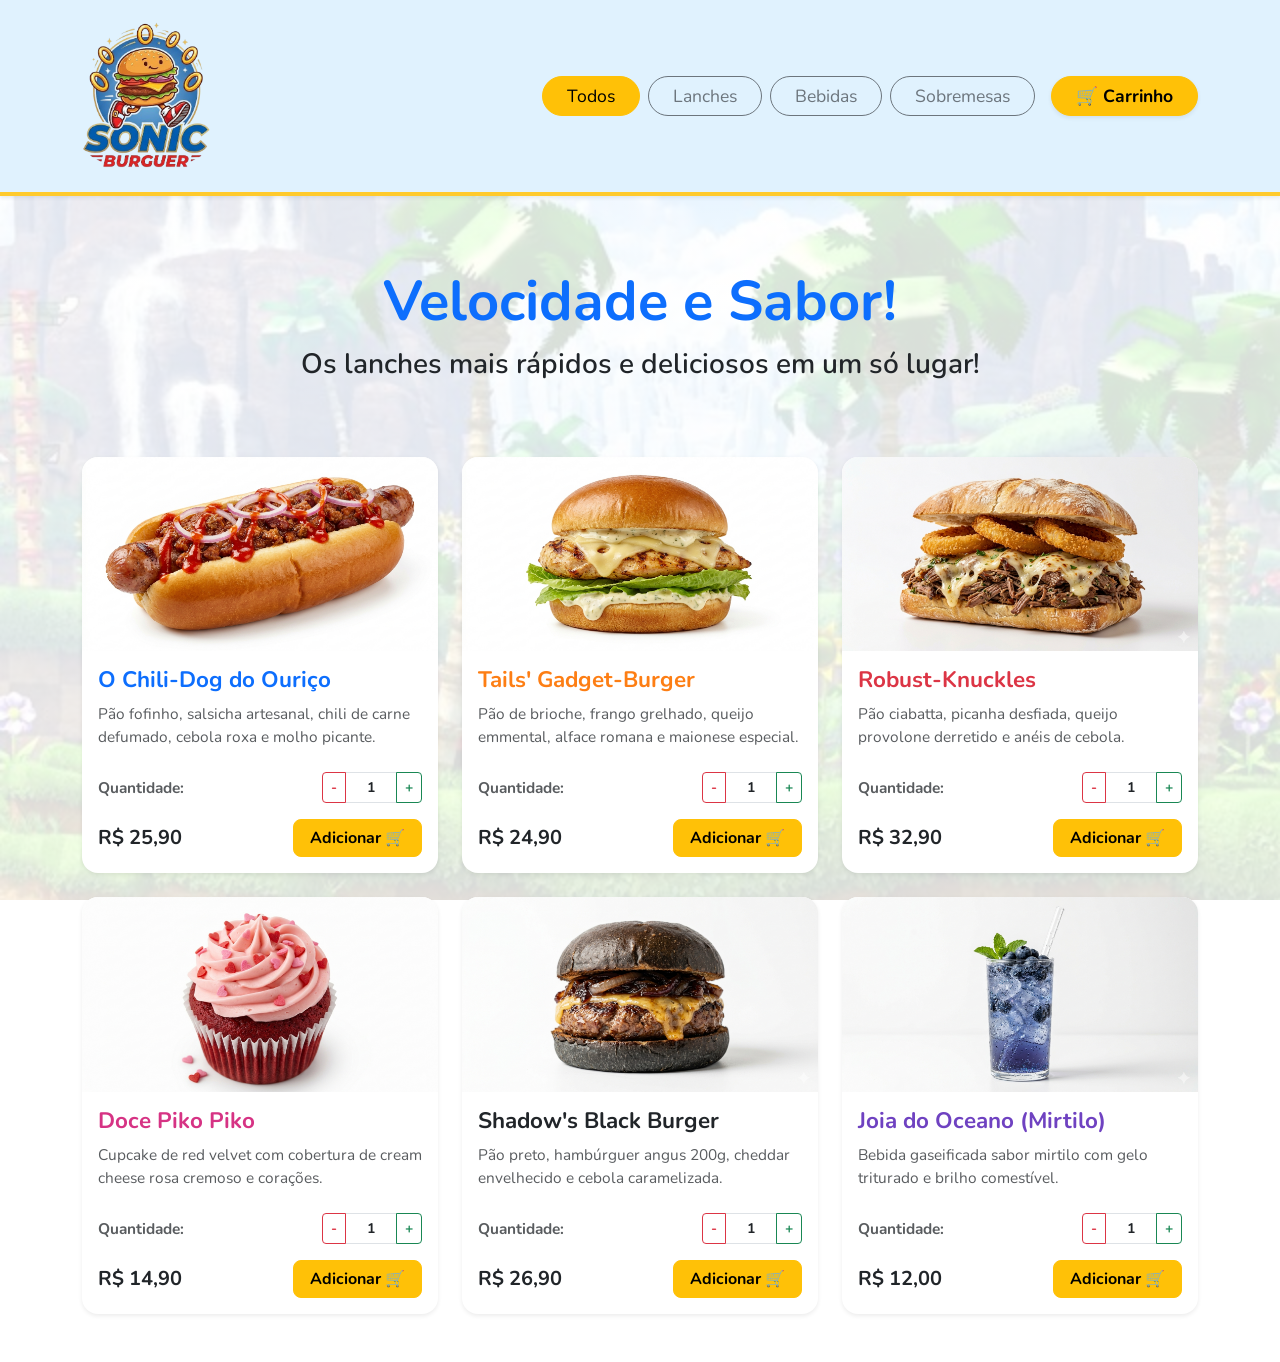
<file: Lanchonete/index.html>
<!doctype html>
<html lang="pt-br">
  <head>
    <meta charset="UTF-8" />
    <meta name="viewport" content="width=device-width, initial-scale=1.0" />
    <link href="https://cdn.jsdelivr.net/npm/bootstrap@5.3.2/dist/css/bootstrap.min.css" rel="stylesheet" />

    <link href="https://fonts.googleapis.com/css2?family=Nunito:wght@400;700;900&display=swap" rel="stylesheet" />

    <link rel="stylesheet" href="style.css" />
    <link rel="icon" type="image/png" href="assets/logo.png" />
    <title>Cardápio do Sonic</title>
  </head>
  <body>
    <nav class="navbar navbar-expand-lg navbar-sonic shadow-sm py-3 mb-4">
      <div class="container d-flex justify-content-between align-items-center">
        <a class="navbar-brand" href="index.html">
          <img src="assets/logo.png" alt="Logo Sonic Burguer" height="150" />
        </a>

        <div class="d-flex align-items-center gap-3">
          <div class="d-none d-md-flex gap-2">
            <button class="btn btn-warning rounded-pill px-4 btn-filtro" data-filtro="todos">Todos</button>
            <button class="btn btn-outline-secondary rounded-pill px-4 btn-filtro" data-filtro="lanches">
              Lanches
            </button>
            <button class="btn btn-outline-secondary rounded-pill px-4 btn-filtro" data-filtro="bebidas">
              Bebidas
            </button>
            <button class="btn btn-outline-secondary rounded-pill px-4 btn-filtro" data-filtro="sobremesas">
              Sobremesas
            </button>
          </div>

          <a href="carrinho.html" class="btn btn-warning rounded-pill px-4 fw-bold shadow-sm btn-carrinho">
            🛒 Carrinho
          </a>
        </div>
      </div>
    </nav>

    <div class="container text-center mb-4 py-5">
      <h1 class="fw-bold text-primary display-4 mb-2">Velocidade e Sabor!</h1>

      <p class="fs-3 text-dark fw-semibold mb-0">Os lanches mais rápidos e deliciosos em um só lugar!</p>
    </div>

    <div class="container mb-5">
      <div class="row g-4">
        <!-- Lanche do Sonic -->
        <div class="col-12 col-md-6 col-lg-4 card-produto" data-categoria="lanches">
          <div class="card h-100 border-0 shadow-sm rounded-4">
            <img src="assets/chilidog.png" class="card-img-top rounded-top-4" alt="Chili-Dog" />
            <div class="card-body d-flex flex-column">
              <h5 class="card-title texto-sonic fw-bold">O Chili-Dog do Ouriço</h5>
              <p class="card-text text-muted small mb-4">
                Pão fofinho, salsicha artesanal, chili de carne defumado, cebola roxa e molho picante.
              </p>
              <div class="mt-auto">
                <div class="d-flex justify-content-between align-items-center mb-3">
                  <span class="text-muted small fw-bold">Quantidade:</span>
                  <div class="input-group input-group-sm" style="width: 100px">
                    <button class="btn btn-outline-danger fw-bold px-2" type="button" onclick="mudarQtdIndex(this, -1)">
                      -
                    </button>
                    <input type="text" class="form-control text-center fw-bold qtd-produto" value="1" readonly />
                    <button class="btn btn-outline-success fw-bold px-2" type="button" onclick="mudarQtdIndex(this, 1)">
                      +
                    </button>
                  </div>
                </div>
                <div class="d-flex justify-content-between align-items-center">
                  <span class="fw-bold fs-5">R$ 25,90</span>
                  <button class="btn btn-warning fw-bold rounded-3 px-3 add-btn">Adicionar 🛒</button>
                </div>
              </div>
            </div>
          </div>
        </div>

        <!-- Lanche do Tails -->
        <div class="col-12 col-md-6 col-lg-4 card-produto" data-categoria="lanches">
          <div class="card h-100 border-0 shadow-sm rounded-4">
            <img src="assets/gadget.png" class="card-img-top rounded-top-4" alt="Tails Burger" />
            <div class="card-body d-flex flex-column">
              <h5 class="card-title texto-tails fw-bold">Tails' Gadget-Burger</h5>
              <p class="card-text text-muted small mb-4">
                Pão de brioche, frango grelhado, queijo emmental, alface romana e maionese especial.
              </p>
              <div class="mt-auto">
                <div class="d-flex justify-content-between align-items-center mb-3">
                  <span class="text-muted small fw-bold">Quantidade:</span>
                  <div class="input-group input-group-sm" style="width: 100px">
                    <button class="btn btn-outline-danger fw-bold px-2" type="button" onclick="mudarQtdIndex(this, -1)">
                      -
                    </button>
                    <input type="text" class="form-control text-center fw-bold qtd-produto" value="1" readonly />
                    <button class="btn btn-outline-success fw-bold px-2" type="button" onclick="mudarQtdIndex(this, 1)">
                      +
                    </button>
                  </div>
                </div>
                <div class="d-flex justify-content-between align-items-center">
                  <span class="fw-bold fs-5">R$ 24,90</span>
                  <button class="btn btn-warning fw-bold rounded-3 px-3 add-btn">Adicionar 🛒</button>
                </div>
              </div>
            </div>
          </div>
        </div>

        <!-- Lanche do Knuckles -->
        <div class="col-12 col-md-6 col-lg-4 card-produto" data-categoria="lanches">
          <div class="card h-100 border-0 shadow-sm rounded-4">
            <img src="assets/robust.png" class="card-img-top rounded-top-4" alt="Knuckles Lanche" />
            <div class="card-body d-flex flex-column">
              <h5 class="card-title texto-knuckles fw-bold">Robust-Knuckles</h5>
              <p class="card-text text-muted small mb-4">
                Pão ciabatta, picanha desfiada, queijo provolone derretido e anéis de cebola.
              </p>
              <div class="mt-auto">
                <div class="d-flex justify-content-between align-items-center mb-3">
                  <span class="text-muted small fw-bold">Quantidade:</span>
                  <div class="input-group input-group-sm" style="width: 100px">
                    <button class="btn btn-outline-danger fw-bold px-2" type="button" onclick="mudarQtdIndex(this, -1)">
                      -
                    </button>
                    <input type="text" class="form-control text-center fw-bold qtd-produto" value="1" readonly />
                    <button class="btn btn-outline-success fw-bold px-2" type="button" onclick="mudarQtdIndex(this, 1)">
                      +
                    </button>
                  </div>
                </div>
                <div class="d-flex justify-content-between align-items-center">
                  <span class="fw-bold fs-5">R$ 32,90</span>
                  <button class="btn btn-warning fw-bold rounded-3 px-3 add-btn">Adicionar 🛒</button>
                </div>
              </div>
            </div>
          </div>
        </div>

        <!-- Lanche da Amy -->
        <div class="col-12 col-md-6 col-lg-4 card-produto" data-categoria="sobremesas">
          <div class="card h-100 border-0 shadow-sm rounded-4">
            <img src="assets/cupcake.png" class="card-img-top rounded-top-4" alt="Amy Doce" />
            <div class="card-body d-flex flex-column">
              <h5 class="card-title texto-amy fw-bold">Doce Piko Piko</h5>
              <p class="card-text text-muted small mb-4">
                Cupcake de red velvet com cobertura de cream cheese rosa cremoso e corações.
              </p>
              <div class="mt-auto">
                <div class="d-flex justify-content-between align-items-center mb-3">
                  <span class="text-muted small fw-bold">Quantidade:</span>
                  <div class="input-group input-group-sm" style="width: 100px">
                    <button class="btn btn-outline-danger fw-bold px-2" type="button" onclick="mudarQtdIndex(this, -1)">
                      -
                    </button>
                    <input type="text" class="form-control text-center fw-bold qtd-produto" value="1" readonly />
                    <button class="btn btn-outline-success fw-bold px-2" type="button" onclick="mudarQtdIndex(this, 1)">
                      +
                    </button>
                  </div>
                </div>
                <div class="d-flex justify-content-between align-items-center">
                  <span class="fw-bold fs-5">R$ 14,90</span>
                  <button class="btn btn-warning fw-bold rounded-3 px-3 add-btn">Adicionar 🛒</button>
                </div>
              </div>
            </div>
          </div>
        </div>

        <!-- Lanche do Shadow -->
        <div class="col-12 col-md-6 col-lg-4 card-produto" data-categoria="lanches">
          <div class="card h-100 border-0 shadow-sm rounded-4">
            <img src="assets/shadow.png" class="card-img-top rounded-top-4" alt="Shadow Burger" />
            <div class="card-body d-flex flex-column">
              <h5 class="card-title texto-shadow fw-bold">Shadow's Black Burger</h5>
              <p class="card-text text-muted small mb-4">
                Pão preto, hambúrguer angus 200g, cheddar envelhecido e cebola caramelizada.
              </p>
              <div class="mt-auto">
                <div class="d-flex justify-content-between align-items-center mb-3">
                  <span class="text-muted small fw-bold">Quantidade:</span>
                  <div class="input-group input-group-sm" style="width: 100px">
                    <button class="btn btn-outline-danger fw-bold px-2" type="button" onclick="mudarQtdIndex(this, -1)">
                      -
                    </button>
                    <input type="text" class="form-control text-center fw-bold qtd-produto" value="1" readonly />
                    <button class="btn btn-outline-success fw-bold px-2" type="button" onclick="mudarQtdIndex(this, 1)">
                      +
                    </button>
                  </div>
                </div>
                <div class="d-flex justify-content-between align-items-center">
                  <span class="fw-bold fs-5">R$ 26,90</span>
                  <button class="btn btn-warning fw-bold rounded-3 px-3 add-btn">Adicionar 🛒</button>
                </div>
              </div>
            </div>
          </div>
        </div>

        <!-- Bebida da Rouge -->
        <div class="col-12 col-md-6 col-lg-4 card-produto" data-categoria="bebidas">
          <div class="card h-100 border-0 shadow-sm rounded-4">
            <img src="assets/mirtilo.png" class="card-img-top rounded-top-4" alt="Rouge Bebida" />
            <div class="card-body d-flex flex-column">
              <h5 class="card-title texto-rouge fw-bold">Joia do Oceano (Mirtilo)</h5>
              <p class="card-text text-muted small mb-4">
                Bebida gaseificada sabor mirtilo com gelo triturado e brilho comestível.
              </p>
              <div class="mt-auto">
                <div class="d-flex justify-content-between align-items-center mb-3">
                  <span class="text-muted small fw-bold">Quantidade:</span>
                  <div class="input-group input-group-sm" style="width: 100px">
                    <button class="btn btn-outline-danger fw-bold px-2" type="button" onclick="mudarQtdIndex(this, -1)">
                      -
                    </button>
                    <input type="text" class="form-control text-center fw-bold qtd-produto" value="1" readonly />
                    <button class="btn btn-outline-success fw-bold px-2" type="button" onclick="mudarQtdIndex(this, 1)">
                      +
                    </button>
                  </div>
                </div>
                <div class="d-flex justify-content-between align-items-center">
                  <span class="fw-bold fs-5">R$ 12,00</span>
                  <button class="btn btn-warning fw-bold rounded-3 px-3 add-btn">Adicionar 🛒</button>
                </div>
              </div>
            </div>
          </div>
        </div>
      </div>
    </div>

    <script src="https://cdn.jsdelivr.net/npm/bootstrap@5.3.2/dist/js/bootstrap.bundle.min.js"></script>
    <script src="app.js"></script>
  </body>
</html>
</file>
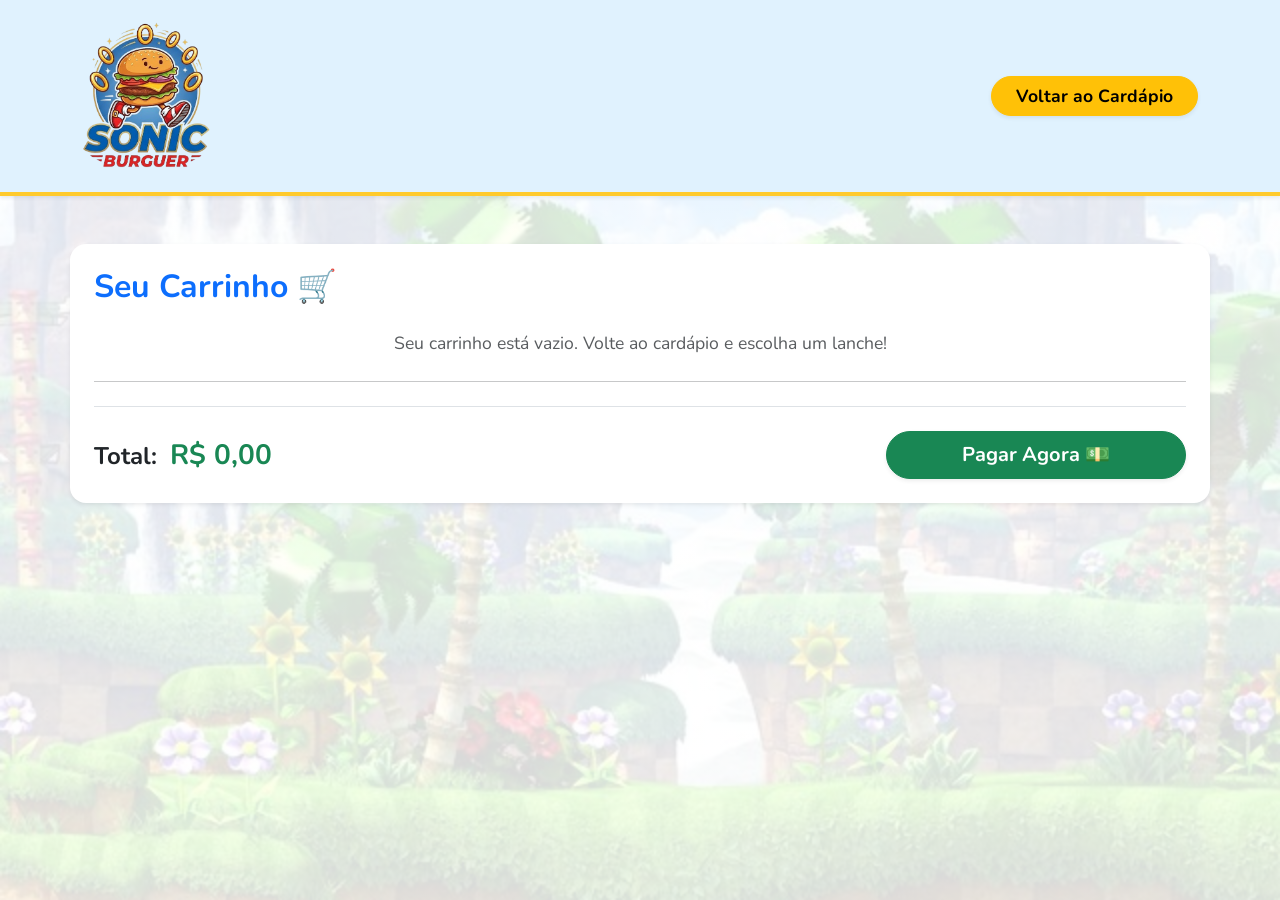
<file: Lanchonete/carrinho.html>
<!doctype html>
<html lang="pt-br">
  <head>
    <meta charset="UTF-8" />
    <meta name="viewport" content="width=device-width, initial-scale=1.0" />
    <link href="https://cdn.jsdelivr.net/npm/bootstrap@5.3.2/dist/css/bootstrap.min.css" rel="stylesheet" />

    <link href="https://fonts.googleapis.com/css2?family=Nunito:wght@400;700;900&display=swap" rel="stylesheet">

    <link rel="stylesheet" href="style.css" />
    <title>Meu Carrinho - Sonic Burguer</title>
  </head>
  <body>
    <nav class="navbar navbar-expand-lg navbar-sonic shadow-sm py-3 mb-5">
      <div class="container d-flex justify-content-between">
        <a class="navbar-brand" href="index.html">
          <img src="assets/logo.png" alt="Logo Sonic Burguer" height="150" />
        </a>
        <a href="index.html" class="btn btn-warning rounded-pill px-4 fw-bold shadow-sm btn-carrinho">Voltar ao Cardápio</a>
      </div>
    </nav>

    <div class="container bg-white p-4 rounded-4 shadow-sm mb-5">
      <h2 class="fw-bold mb-4 text-primary">Seu Carrinho 🛒</h2>

      <div id="lista-itens-carrinho"></div>

      <hr class="my-4" />

    <div class="d-flex flex-column flex-md-row justify-content-between align-items-center mt-4 pt-4 border-top gap-3">
      <div class="text-center text-md-start">
        <span class="fs-4 fw-bold text-dark">Total:</span>
        <span class="fs-3 fw-bold text-success ms-2" id="valor-total">R$ 0,00</span>
      </div>
      <button class="btn btn-success btn-lg px-5 rounded-pill fw-bold shadow-sm w-100" style="max-width: 300px;" onclick="finalizarCompra()">
        Pagar Agora 💵
      </button>

    </div>

    <script src="https://cdn.jsdelivr.net/npm/bootstrap@5.3.2/dist/js/bootstrap.bundle.min.js"></script>
    <script src="carrinho.js"></script>
  </body>
</html>
</file>
<file: Lanchonete/style.css>
body {
  /* O linear-gradient cria uma película branca com 85% de opacidade (0.85) por cima da imagem */

  font-family: 'Nunito', sans-serif;
  font-size: 1.1rem;


  background-image: linear-gradient(rgba(255, 255, 255, 0.85), rgba(255, 255, 255, 0.85)), url('assets/background.jpg');
  background-size: cover; /* Garante que a imagem cubra a tela toda */
  background-position: center; /* Centraliza a imagem */
  background-attachment: fixed; /* Deixa o fundo congelado enquanto você rola a página (Efeito Parallax suave) */
}

.btn-filtro, .btn-carrinho {
  font-size: 1.1rem;
}

.card-title {
  font-size: 1.4rem;
}
/* --- Cor Azul Claro da Navbar --- */
.navbar-sonic {
  background-color: #e0f2fe;
  border-bottom: 4px solid #ffca2c;
}

.texto-sonic {
  color: #0d6efd;
}

.texto-tails {
  color: #fd7e14;
}

.texto-knuckles {
  color: #dc3545;
}

.texto-amy {
  color: #d63384;
}

.texto-shadow {
  color: #212529;
}

.texto-rouge {
  color: #6f42c1;
}

/* Efeito Hover nos botões de adicionar */
.add-btn {
  transition: all 0.3s ease;
}

.add-btn:hover {
  background-color: #ffca2c; /* Deixa o amarelo mais brilhante */
  transform: scale(1.05); /* Aumenta o botão de leve */
  box-shadow: 0 4px 8px rgba(0, 0, 0, 0.2); /* Cria uma sombra no hover */
}

/* Opcional: Efeito hover nos cards para ficar ainda mais moderno */
.card {
  transition: transform 0.3s ease;
}

.card:hover {
  transform: translateY(-5px); /* Faz o card "subir" um pouquinho */
}
</file>
